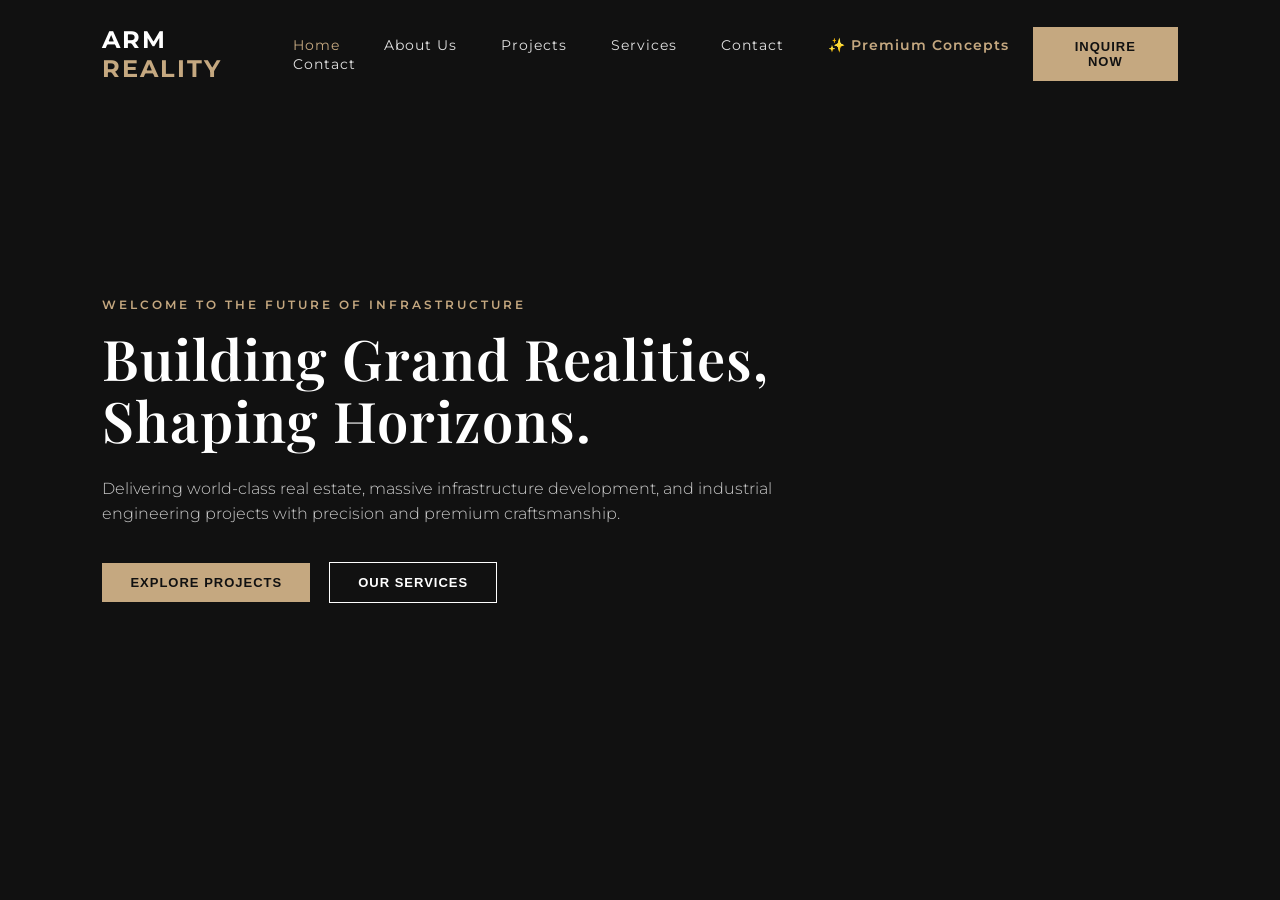
<file: index.html>
<!DOCTYPE html>
<html lang="en">
<head>
    <meta charset="UTF-8">
    <meta name="viewport" content="width=device-width, initial-scale=1.0">
    <title>ARM Reality Projects | Premium Concept</title>
    <link rel="preconnect" href="https://fonts.googleapis.com">
    <link rel="preconnect" href="https://fonts.gstatic.com" crossorigin>
    <link href="https://fonts.googleapis.com/css2?family=Montserrat:wght@300;400;600;700&family=Playfair+Display:ital,wght@0,600;1,400&display=swap" rel="stylesheet">
    <link rel="stylesheet" href="style.css">
</head>
<body>

    <header class="navbar">
        <div class="logo">
            ARM <span class="gold-text">REALITY</span>
        </div>
        <nav class="nav-links">
            <a href="#" class="active">Home</a>
            <a href="#">About Us</a>
            <a href="#">Projects</a>
            <a href="#">Services</a>
            <a href="#">Contact</a>
            <a href="features.html" target="_blank" class="premium-link">✨ Premium Concepts</a>
    <a href="#">Contact</a>
        </nav>
        <button class="btn-premium">Inquire Now</button>
    </header>

    <section class="hero">
        <div class="hero-overlay"></div>
        <div class="hero-content">
            <span class="hero-subtitle">WELCOME TO THE FUTURE OF INFRASTRUCTURE</span>
            <h1 class="hero-title">Building Grand Realities,<br>Shaping Horizons.</h1>
            <p class="hero-description">
                Delivering world-class real estate, massive infrastructure development, and industrial engineering projects with precision and premium craftsmanship.
            </p>
            <div class="hero-buttons">
                <button class="btn-premium">Explore Projects</button>
                <button class="btn-outline">Our Services</button>
            </div>
        </div>
    </section>

</body>
</html>
</file>
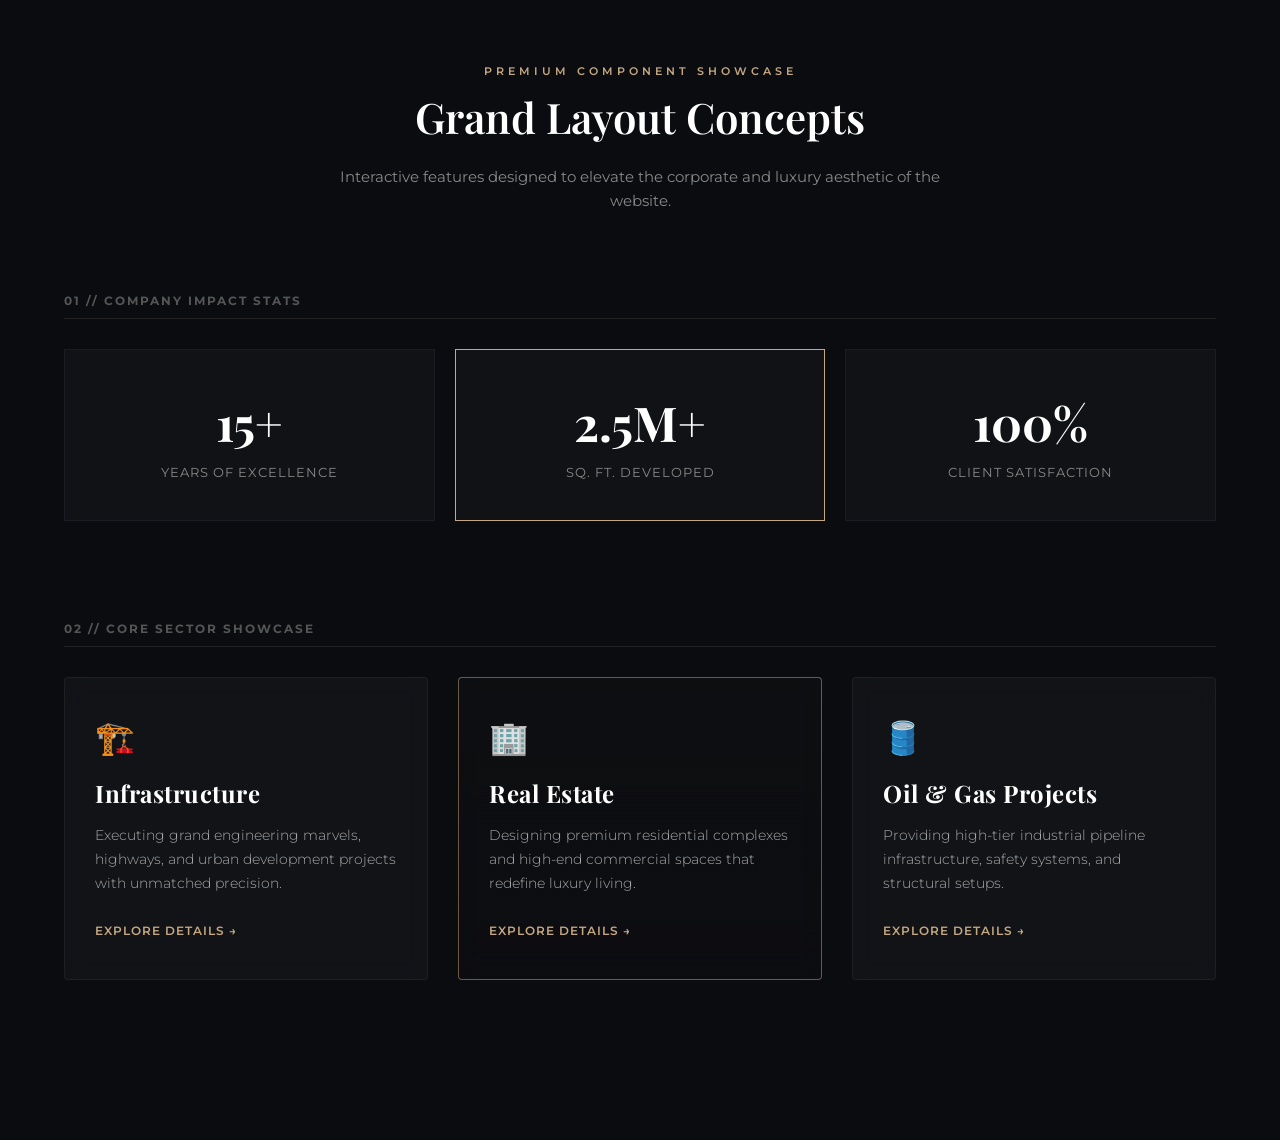
<file: features.html>
<!DOCTYPE html>
<html lang="en">
<head>
    <meta charset="UTF-8">
    <meta name="viewport" content="width=device-width, initial-scale=1.0">
    <title>ARM Reality | Grand Features Showcase</title>
    <link rel="preconnect" href="https://fonts.googleapis.com">
    <link rel="preconnect" href="https://fonts.gstatic.com" crossorigin>
    <link href="https://fonts.googleapis.com/css2?family=Montserrat:wght@300;400;600&family=Playfair+Display:wght@600&display=swap" rel="stylesheet">
    <link rel="stylesheet" href="features.css">
</head>
<body>

    <div class="showcase-container">
        <header class="showcase-header">
            <span>PREMIUM COMPONENT SHOWCASE</span>
            <h2>Grand Layout Concepts</h2>
            <p>Interactive features designed to elevate the corporate and luxury aesthetic of the website.</p>
        </header>

        <!-- FEATURE 1: PREMIUM COUNTER STATS -->
        <section class="grand-section">
            <h3 class="section-label">01 // Company Impact Stats</h3>
            <div class="stats-grid">
                <div class="stat-box">
                    <h4 class="stat-number">15+</h4>
                    <p class="stat-title">Years of Excellence</p>
                </div>
                <div class="stat-box gold-border">
                    <h4 class="stat-number">2.5M+</h4>
                    <p class="stat-title">Sq. Ft. Developed</p>
                </div>
                <div class="stat-box">
                    <h4 class="stat-number">100%</h4>
                    <p class="stat-title">Client Satisfaction</p>
                </div>
            </div>
        </section>

        <!-- FEATURE 2: GLASSMORPHIC SERVICE CARDS -->
        <section class="grand-section">
            <h3 class="section-label">02 // Core Sector Showcase</h3>
            <div class="cards-grid">
                
                <div class="premium-card">
                    <div class="card-icon">🏗️</div>
                    <h4 class="card-title">Infrastructure</h4>
                    <p class="card-text">Executing grand engineering marvels, highways, and urban development projects with unmatched precision.</p>
                    <a href="#" class="card-link">Explore Details &rarr;</a>
                </div>

                <div class="premium-card active-card">
                    <div class="card-icon">🏢</div>
                    <h4 class="card-title">Real Estate</h4>
                    <p class="card-text">Designing premium residential complexes and high-end commercial spaces that redefine luxury living.</p>
                    <a href="#" class="card-link">Explore Details &rarr;</a>
                </div>

                <div class="premium-card">
                    <div class="card-icon">🛢️</div>
                    <h4 class="card-title">Oil & Gas Projects</h4>
                    <p class="card-text">Providing high-tier industrial pipeline infrastructure, safety systems, and structural setups.</p>
                    <a href="#" class="card-link">Explore Details &rarr;</a>
                </div>

            </div>
        </section>
    </div>

</body>
</html>
</file>
<file: style.css>
* {
    margin: 0;
    padding: 0;
    box-sizing: border-box;
}

body {
    font-family: 'Montserrat', sans-serif;
    background-color: #111111; 
    color: #FFFFFF;
    overflow-x: hidden;
}


.gold-text {
    color: #C5A880; 
}


.navbar {
    display: flex;
    justify-content: space-between;
    align-items: center;
    padding: 25px 8%;
    position: absolute;
    top: 0;
    left: 0;
    width: 100%;
    z-index: 10;
    background: linear-gradient(to bottom, rgba(17,17,17,0.8), rgba(17,17,17,0));
}

.logo {
    font-size: 24px;
    font-weight: 700;
    letter-spacing: 2px;
}

.nav-links a {
    color: #E0E0E0;
    text-decoration: none;
    margin: 0 20px;
    font-size: 14px;
    font-weight: 400;
    letter-spacing: 1px;
    transition: color 0.3s ease;
}

.nav-links a:hover, .nav-links a.active {
    color: #C5A880;
}

.nav-links a.premium-link {
    color: #C5A880;
    font-weight: 600;
}

.btn-premium {
    background-color: #C5A880;
    color: #111111;
    border: none;
    padding: 12px 28px;
    font-size: 13px;
    font-weight: 600;
    text-transform: uppercase;
    letter-spacing: 1px;
    cursor: pointer;
    transition: all 0.3s ease;
}

.btn-premium:hover {
    background-color: #E2C7A1;
    box-shadow: 0px 4px 15px rgba(197, 168, 128, 0.4);
}

.btn-outline {
    background-color: transparent;
    color: #FFFFFF;
    border: 1px solid #FFFFFF;
    padding: 12px 28px;
    font-size: 13px;
    font-weight: 600;
    text-transform: uppercase;
    letter-spacing: 1px;
    cursor: pointer;
    margin-left: 15px;
    transition: all 0.3s ease;
}

.btn-outline:hover {
    background-color: #FFFFFF;
    color: #111111;
}


.hero {
    height: 100vh;
    display: flex;
    align-items: center;
    padding: 0 8%;
    position: relative;
    background-image: url('https://images.unsplash.com/photo-1545324418-cc1a3fa10c00?q=80&w=1920&auto=format&fit=crop');
    background-size: cover;
    background-position: center;
}

.hero-overlay {
    position: absolute;
    top: 0;
    left: 0;
    width: 100%;
    height: 100%;
    background: linear-gradient(to right, rgba(17, 17, 17, 0.9) 30%, rgba(17, 17, 17, 0.4));
    z-index: 1;
}

.hero-content {
    position: relative;
    z-index: 2;
    max-width: 700px;
}

.hero-subtitle {
    font-size: 12px;
    font-weight: 600;
    letter-spacing: 3px;
    color: #C5A880;
    display: block;
    margin-bottom: 15px;
}

.hero-title {
    font-family: 'Playfair Display', serif;
    font-size: 56px;
    font-weight: 600;
    line-height: 1.1;
    margin-bottom: 25px;
    letter-spacing: 1px;
}

.hero-description {
    font-size: 16px;
    color: #CCCCCC;
    line-height: 1.6;
    margin-bottom: 35px;
    font-weight: 300;
}
</file>
<file: features.css>
/* Reset and Base Styles */
* {
    margin: 0;
    padding: 0;
    box-sizing: border-box;
}

body {
    font-family: 'Montserrat', sans-serif;
    background-color: #0b0c10; /* Darker, deep luxury background */
    color: #ffffff;
    padding: 60px 5%;
}

.showcase-container {
    max-width: 1200px;
    margin: 0 auto;
}

/* Header Styling */
.showcase-header {
    text-align: center;
    margin-bottom: 80px;
}

.showcase-header span {
    font-size: 11px;
    letter-spacing: 4px;
    color: #C5A880; /* Champagne Gold */
    font-weight: 600;
}

.showcase-header h2 {
    font-family: 'Playfair Display', serif;
    font-size: 42px;
    margin: 10px 0 20px 0;
    font-weight: 600;
}

.showcase-header p {
    color: #888888;
    max-width: 600px;
    margin: 0 auto;
    font-size: 15px;
    line-height: 1.6;
}

/* Section Controls */
.grand-section {
    margin-bottom: 100px;
}

.section-label {
    font-size: 12px;
    letter-spacing: 2px;
    color: #555555;
    text-transform: uppercase;
    margin-bottom: 30px;
    border-bottom: 1px solid #222222;
    padding-bottom: 10px;
}

/* Feature 1: Luxury Stats Grid */
.stats-grid {
    display: flex;
    justify-content: space-between;
    gap: 20px;
}

.stat-box {
    flex: 1;
    background: #111215;
    padding: 40px 20px;
    text-align: center;
    border: 1px solid #1a1c23;
    transition: all 0.4s ease;
}

.stat-number {
    font-family: 'Playfair Display', serif;
    font-size: 48px;
    color: #FFFFFF;
    margin-bottom: 10px;
}

.stat-title {
    font-size: 13px;
    color: #888888;
    letter-spacing: 1px;
    text-transform: uppercase;
}

/* Gold highlighted border variant */
.stat-box.gold-border {
    border: 1px solid #C5A880;
}

.stat-box:hover {
    transform: translateY(-5px);
    background: #16181f;
    border-color: #C5A880;
}

/* Feature 2: Glassmorphic Cards Grid */
.cards-grid {
    display: grid;
    grid-template-columns: repeat(auto-fit, minmax(300px, 1fr));
    gap: 30px;
}

.premium-card {
    background: rgba(255, 255, 255, 0.03);
    border: 1px solid rgba(255, 255, 255, 0.05);
    padding: 40px 30px;
    border-radius: 4px;
    -webkit-backdrop-filter: blur(10px);
    backdrop-filter: blur(10px); /* Glassmorphism effect */
    transition: all 0.4s cubic-bezier(0.165, 0.84, 0.44, 1);
    position: relative;
}

.card-icon {
    font-size: 32px;
    margin-bottom: 20px;
}

.card-title {
    font-family: 'Playfair Display', serif;
    font-size: 24px;
    margin-bottom: 15px;
    letter-spacing: 0.5px;
}

.card-text {
    font-size: 14px;
    color: #aaaaaa;
    line-height: 1.7;
    margin-bottom: 25px;
    font-weight: 300;
}

.card-link {
    color: #C5A880;
    text-decoration: none;
    font-size: 12px;
    font-weight: 600;
    letter-spacing: 1px;
    text-transform: uppercase;
    transition: color 0.3s;
}

/* Hover States for Cards */
.premium-card:hover {
    background: rgba(197, 168, 128, 0.05);
    border-color: rgba(197, 168, 128, 0.3);
    transform: translateY(-8px);
}

.premium-card.active-card {
    border-color: rgba(197, 168, 128, 0.5);
    background: linear-gradient(to bottom, rgba(197, 168, 128, 0.02), rgba(17, 18, 21, 0.2));
}

.premium-card:hover .card-link {
    color: #ffffff;
}
</file>
